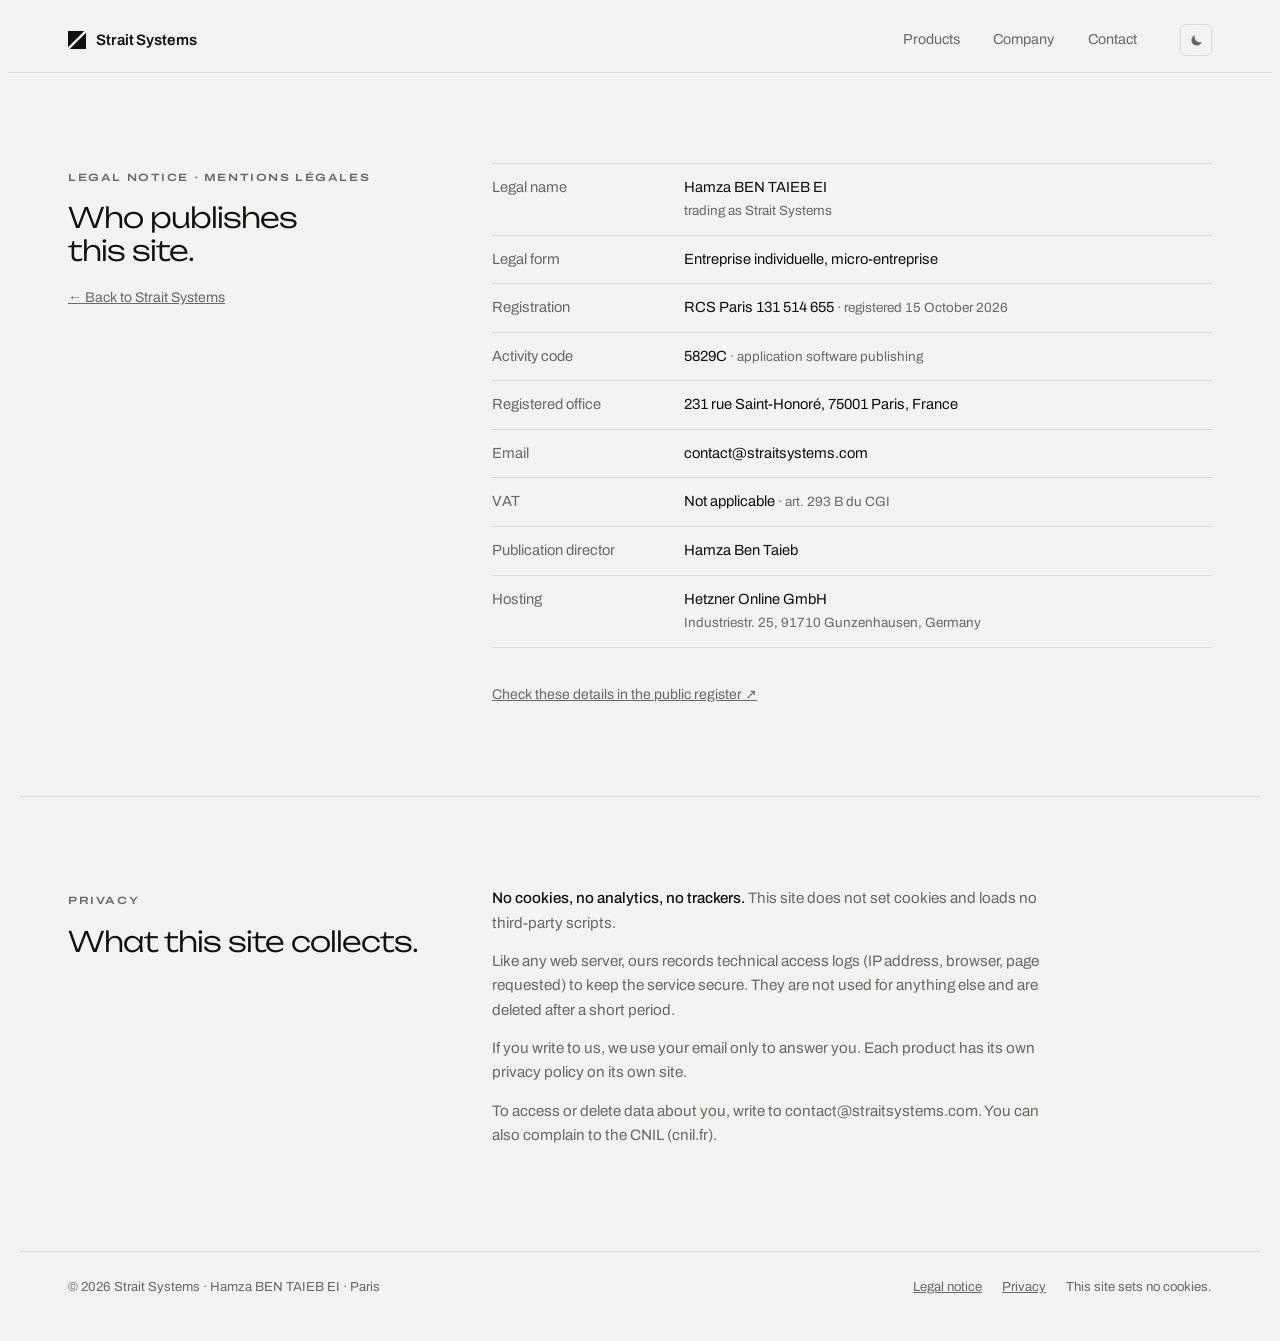
<file: legal.html>
<!doctype html>
<html lang="en">
<head>
<meta charset="utf-8">
<meta name="viewport" content="width=device-width,initial-scale=1">
<meta name="description" content="Legal notice and privacy for straitsystems.com, published by Hamza BEN TAIEB EI (Strait Systems), Paris.">
<link rel="canonical" href="https://straitsystems.com/legal.html">
<link rel="icon" href="/favicon.svg" type="image/svg+xml">
<meta name="theme-color" content="#F3F3F1" media="(prefers-color-scheme: light)">
<meta name="theme-color" content="#0F0F11" media="(prefers-color-scheme: dark)">
<meta property="og:type" content="website">
<meta property="og:site_name" content="Strait Systems">
<meta property="og:title" content="Legal notice · Strait Systems">
<meta property="og:description" content="Legal notice and privacy for straitsystems.com, published by Hamza BEN TAIEB EI (Strait Systems), Paris.">
<meta property="og:url" content="https://straitsystems.com/legal.html">
<meta property="og:image" content="https://straitsystems.com/og-image.png">
<meta name="twitter:card" content="summary_large_image">
<title>Legal notice · Strait Systems</title>
<link rel="preload" href="/fonts/unbounded-latin-var.woff2" as="font" type="font/woff2" crossorigin>
<link rel="preload" href="/fonts/archivo-latin-var.woff2" as="font" type="font/woff2" crossorigin>
<style>
@font-face{font-family:"Unbounded";font-style:normal;font-weight:200 700;font-display:swap;src:url(/fonts/unbounded-latin-var.woff2) format("woff2")}
@font-face{font-family:"Archivo";font-style:normal;font-weight:100 900;font-stretch:62% 125%;font-display:swap;src:url(/fonts/archivo-latin-var.woff2) format("woff2")}
</style>
<style>
/* Layout: a precise ledger. Neutral frame, hairlines, small confident type.
   Signature: the Strait mark as an object; its channel carries the three product colours and opens under the cursor.
   Radius rule: nothing above 12px. */
:root{
  --bg:#F3F3F1; --surface:#FFFFFF; --fg:#111113; --muted:#68686D; --line:#DADAD6; --line-2:#E7E7E3;
  --mark-a:#111113; --mark-b:#3A3A40;
  --hb:#DD5A2E; --ra:#C3923C; --rs:#2E54C6;
  --tint:8%;
  --display:"Unbounded", "Arial Black", Arial, sans-serif;
  --text:"Archivo", "Helvetica Neue", Arial, sans-serif;
  --wrap:1240px; --gutter:clamp(16px,4vw,48px);
  --r-sm:6px; --r:10px; --r-lg:12px;
}
@media (prefers-color-scheme: dark){
  :root:not([data-theme="light"]){--bg:#0F0F11; --surface:#17171A; --fg:#ECECE9; --muted:#8E8E94; --line:#29292E; --line-2:#202024; --mark-a:#ECECE9; --mark-b:#9A9AA0; --tint:14%; color-scheme:dark}
}
:root[data-theme="dark"]{--bg:#0F0F11; --surface:#17171A; --fg:#ECECE9; --muted:#8E8E94; --line:#29292E; --line-2:#202024; --mark-a:#ECECE9; --mark-b:#9A9AA0; --tint:14%; color-scheme:dark}

*{box-sizing:border-box}
body{background:var(--bg);color:var(--fg);font-family:var(--text);font-size:16px;line-height:1.6;-webkit-font-smoothing:antialiased;text-rendering:optimizeLegibility}
a{color:inherit}
:focus-visible{outline:2px solid var(--fg);outline-offset:3px;border-radius:2px}
h1,h2,h3,h4,p{margin:0;font-weight:inherit}
h1,h2,h3{text-wrap:balance}
.wrap{max-width:var(--wrap);margin-inline:auto;padding-inline:var(--gutter)}
.cap{font-stretch:125%;font-weight:600;font-size:.66rem;letter-spacing:.15em;text-transform:uppercase;color:var(--muted)}
.disp{font-family:var(--display);font-weight:300;letter-spacing:-.035em}

/* bar */
.bar{border-bottom:1px solid var(--line)}
.bar .wrap{display:flex;justify-content:space-between;align-items:center;gap:20px;height:64px}
.brand{display:flex;align-items:center;gap:10px;text-decoration:none;font-weight:600;font-size:.95rem;letter-spacing:-.005em}
.brand svg{width:18px;height:18px}
.bar nav{display:flex;gap:clamp(16px,2.6vw,34px);font-size:.9rem}
.bar nav a{text-decoration:none;color:var(--muted);transition:color .2s}
.bar nav a:hover{color:var(--fg)}
@media (max-width:600px){.bar nav a:not(:last-of-type){display:none}}
.theme{display:inline-grid;place-items:center;width:32px;height:32px;margin-left:clamp(4px,1vw,10px);border:1px solid var(--line);border-radius:var(--r-sm);background:none;color:var(--muted);cursor:pointer;padding:0;align-self:center}
.theme:hover{color:var(--fg);border-color:var(--muted)}
.theme svg{width:15px;height:15px}
.theme .sun{display:none}
:root[data-theme="dark"] .theme .sun{display:block}:root[data-theme="dark"] .theme .moon{display:none}
@media (prefers-color-scheme: dark){:root:not([data-theme="light"]) .theme .sun{display:block}:root:not([data-theme="light"]) .theme .moon{display:none}}
.bar nav{align-items:center}


/* hero */
.hero .wrap{display:grid;grid-template-columns:minmax(0,7fr) minmax(0,5fr);gap:clamp(40px,6vw,96px);align-items:center;padding-block:clamp(56px,8vw,112px)}
@media (max-width:880px){.hero .wrap{grid-template-columns:minmax(0,1fr)}}
.hero h1{font-size:clamp(2rem,3.5vw,3.1rem);line-height:1.1;margin-top:20px;max-width:14em}
.hero .sub{margin-top:24px;font-size:1.08rem;color:var(--muted);max-width:33em}
.hero .sub b{color:var(--fg);font-weight:500}
.act{display:flex;flex-wrap:wrap;gap:12px;align-items:center;margin-top:34px}
.btn{display:inline-flex;align-items:center;gap:10px;height:44px;padding:0 18px;border-radius:var(--r-sm);text-decoration:none;font-weight:600;font-size:.92rem;background:var(--fg);color:var(--bg);transition:opacity .2s}
.btn:hover{opacity:.86}
.ghost{text-decoration:none;font-size:.92rem;font-weight:500;padding:10px 4px;border-bottom:1px solid var(--line);transition:border-color .2s}
.ghost:hover{border-color:var(--fg)}
.mark-wrap{display:grid;justify-items:center;gap:16px}
.mark{width:min(100%,360px);aspect-ratio:1;display:block;overflow:visible;touch-action:none}
.mark .a,.mark .b{transition:transform .5s cubic-bezier(.2,.7,.1,1)}
.mark-cap{font-size:.78rem;color:var(--muted);text-align:center;max-width:24em}
.mark-cap i{font-style:normal;font-weight:600;color:var(--fg)}
@media (max-width:880px){.mark{width:min(64%,260px)}.mark-wrap{justify-items:start}.mark-cap{text-align:left}}

/* section heads */
.sec{border-top:1px solid var(--line)}
.head{display:flex;justify-content:space-between;align-items:baseline;gap:16px;padding-block:22px}

/* products */
.prod{display:grid;grid-template-columns:minmax(0,4fr) minmax(0,8fr);gap:clamp(28px,5vw,72px);padding-block:clamp(40px,6vw,80px);border-top:1px solid var(--line-2)}
@media (max-width:900px){.prod{grid-template-columns:minmax(0,1fr)}}
.meta{display:flex;flex-direction:column;gap:18px;min-width:0}
.pname{display:flex;align-items:center;gap:12px}
.pname h3{font-size:clamp(1.4rem,2vw,1.8rem);line-height:1.1}
.dot{width:10px;height:10px;border-radius:2px;background:var(--c);flex:none}
.line{font-weight:600;font-size:1.02rem;line-height:1.35}
.desc{color:var(--muted);font-size:.95rem;max-width:30em}
.spec{display:grid;grid-template-columns:7em minmax(0,1fr);margin:6px 0 0;border-top:1px solid var(--line)}
.spec dt,.spec dd{margin:0;padding:9px 0;border-bottom:1px solid var(--line);font-size:.88rem}
.spec dt{color:var(--muted)}
.spec dd{font-variant-numeric:tabular-nums}
.state{display:inline-flex;align-items:center;gap:8px}
.state::before{content:"";width:6px;height:6px;border-radius:1px;background:var(--s)}
.live{--s:#2F9A5E}.review{--s:#D49A2A}.beta{--s:#4F7BE8}
.go{align-self:flex-start;display:inline-flex;gap:8px;text-decoration:none;font-weight:600;font-size:.9rem;border-bottom:1px solid var(--line);padding-bottom:3px;transition:border-color .2s}
.go:hover{border-color:var(--c)}
.shot{min-width:0;background:color-mix(in srgb,var(--c) var(--tint),var(--surface));border:1px solid var(--line);border-radius:var(--r-lg);padding:clamp(14px,3.4vw,44px);align-self:start}
.win{border-radius:var(--r);overflow:hidden;box-shadow:0 1px 2px rgba(0,0,0,.12),0 12px 32px -12px rgba(0,0,0,.28)}
@media (prefers-reduced-motion:no-preference){.win{transition:transform .5s cubic-bezier(.2,.7,.1,1),box-shadow .5s}.prod:hover .win{transform:translateY(-4px);box-shadow:0 1px 2px rgba(0,0,0,.12),0 24px 48px -16px rgba(0,0,0,.32)}}
.hb{--c:var(--hb)}.ra{--c:var(--ra)}.rs{--c:var(--rs)}

/* Headerbench window (light UI, as shipped) */
.hbw{background:#fff;color:#1D2330;font-size:12.5px;line-height:1.4}
.hbw .tb{display:flex;align-items:center;gap:20px;padding:10px 14px;border-bottom:1px solid #E7E9EE;color:#5B6474;white-space:nowrap;overflow:hidden}
.hbw .logo{display:flex;align-items:center;gap:7px;color:#1D2330;font-weight:600}
.hbw .logo i{width:15px;height:11px;border-radius:3px;background:#2563EB;box-shadow:inset 0 -4px 0 #93B4F8}
.hbw .tb .on{color:#1E4FD0;background:#EAF1FF;padding:3px 9px;border-radius:6px;font-weight:500}
.hbw .body{display:grid;grid-template-columns:170px minmax(0,1fr)}
.hbw .side{border-right:1px solid #E7E9EE;padding:10px 8px;display:grid;gap:3px;align-content:start;background:#FBFBFD}
.hbw .pf{display:grid;grid-template-columns:18px minmax(0,1fr) auto;gap:8px;align-items:center;padding:6px 7px;border-radius:6px}
.hbw .pf.sel{background:#EAF1FF;color:#1E4FD0}
.hbw .pf .ic{width:18px;height:18px;border-radius:4px;color:#fff;font-size:9.5px;font-weight:700;display:grid;place-items:center}
.hbw .main{padding:14px 16px 16px;min-width:0}
.hbw .ph{display:flex;justify-content:space-between;align-items:flex-start;gap:12px}
.hbw .ph h4{font-size:15.5px;font-weight:600;display:flex;align-items:center;gap:8px}
.hbw .badge{font-size:9px;font-weight:700;letter-spacing:.06em;border:1px solid #E0A06A;color:#B5651D;padding:1px 5px;border-radius:3px}
.hbw .sub{color:#6B7384;font-size:11.5px;margin-top:2px}
.hbw .tabs{display:flex;gap:18px;margin-top:12px;border-bottom:1px solid #E7E9EE;color:#5B6474;white-space:nowrap;overflow:hidden}
.hbw .tabs span{padding-bottom:8px}
.hbw .tabs .on{color:#1E4FD0;box-shadow:inset 0 -2px 0 #2563EB}
.hbw .tabs em{font-style:normal;font-size:9.5px;background:#EEF1F6;color:#5B6474;border-radius:4px;padding:1px 5px;margin-left:4px}
.hbw table{width:100%;border-collapse:collapse;margin-top:6px;table-layout:fixed}
.hbw td{padding:7px 6px 7px 0;border-bottom:1px solid #F0F1F4;vertical-align:middle}
.hbw .fld{display:block;border:1px solid #DCDFE6;border-radius:5px;padding:4px 7px;font-family:ui-monospace,"SFMono-Regular",Menlo,monospace;font-size:11px;white-space:nowrap;overflow:hidden;text-overflow:ellipsis}
.hbw .sw{display:inline-block;width:24px;height:14px;border-radius:7px;background:#2563EB;position:relative;vertical-align:middle}
.hbw .sw::after{content:"";position:absolute;top:2px;right:2px;width:10px;height:10px;border-radius:5px;background:#fff}
.hbw .sw.off{background:#D5D9E0}.hbw .sw.off::after{right:auto;left:2px}
@media (max-width:640px){.hbw .body{grid-template-columns:minmax(0,1fr)}.hbw .side{display:none}.hbw .c-act{display:none}}

/* Rashomon window (its own dark UI) */
.raw{background:#101114;color:#E7E3DA;padding:18px 20px 16px}
.raw .rh{display:flex;justify-content:space-between;gap:12px;font-stretch:112%;font-size:10px;letter-spacing:.14em;text-transform:uppercase;color:#8A857B}
.raw .rh b{color:#F2B35B;font-weight:600}
.raw .plot{overflow-x:auto;margin-top:6px}
.raw svg{display:block;width:100%;min-width:500px;height:auto}
.raw svg text{font-family:var(--text);font-size:12.5px;fill:#8A857B;font-variant-numeric:tabular-nums}
.raw svg .v{fill:#E7E3DA}.raw svg .a{fill:#F2B35B}
.raw .ft{display:flex;justify-content:space-between;gap:12px;flex-wrap:wrap;margin-top:8px;font-size:11.5px;color:#8A857B}
.raw .ft b{color:#F2B35B;font-weight:600}

/* Renov Shield window (light UI) */
.rsw{background:#fff;color:#0F1B3D;font-size:13px}
.rsw .rh{display:flex;justify-content:space-between;align-items:center;gap:12px;padding:12px 16px;border-bottom:1px solid #E6EAF2}
.rsw .rh b{font-weight:700}
.rsw .ok{font-size:10.5px;font-weight:700;letter-spacing:.06em;color:#0E7A45;background:#E3F5EB;padding:3px 8px;border-radius:4px}
.rsw .m{padding:11px 16px 2px;color:#5A6784;font-size:12px}
.rsw ul{list-style:none;margin:0;padding:2px 16px 6px}
.rsw li{display:grid;grid-template-columns:minmax(0,1fr) auto 16px;gap:14px;align-items:center;padding:9px 0;border-bottom:1px solid #EEF1F6}
.rsw li span:nth-child(2){font-variant-numeric:tabular-nums;font-weight:600}
.rsw li svg{width:15px;height:15px;color:#0E7A45}
.rsw .tot{display:flex;justify-content:space-between;gap:12px;flex-wrap:wrap;padding:11px 16px 14px;font-size:12px;color:#5A6784}
.rsw .tot b{color:#0F1B3D}

/* principles ledger */
.how .wrap,.company .wrap,.contact .wrap{display:grid;grid-template-columns:minmax(0,4fr) minmax(0,8fr);gap:clamp(28px,5vw,72px);padding-block:clamp(56px,8vw,104px)}
@media (max-width:900px){.how .wrap,.company .wrap,.contact .wrap{grid-template-columns:minmax(0,1fr)}}
.sec h2{font-size:clamp(1.4rem,2vw,1.8rem);line-height:1.15;margin-top:14px;max-width:12em}
.rules{margin:0;border-top:1px solid var(--line)}
.rules div{display:grid;grid-template-columns:minmax(0,15em) minmax(0,1fr);gap:8px 32px;padding:18px 0;border-bottom:1px solid var(--line)}
@media (max-width:600px){.rules div{grid-template-columns:minmax(0,1fr)}}
.rules dt{font-weight:600}
.rules dd{margin:0;color:var(--muted)}

/* company */
.person{display:flex;gap:16px;align-items:center;margin-top:28px}
.pic{width:56px;height:56px;border-radius:var(--r);background:var(--surface);border:1px solid var(--line);display:grid;place-items:center;font-family:var(--display);font-size:.85rem;color:var(--muted)}
.person b{display:block;font-weight:600}
.person span{color:var(--muted);font-size:.9rem}
.bio{margin-top:18px;color:var(--muted);font-size:.95rem;max-width:30em}
.ext{display:flex;gap:20px;margin-top:16px;font-size:.88rem}
.ext a{color:var(--muted);text-decoration:none}
.ext a:hover{color:var(--fg)}
.register{margin:0;display:grid;grid-template-columns:minmax(0,12em) minmax(0,1fr);border-top:1px solid var(--line)}
.register dt,.register dd{margin:0;padding:12px 0;border-bottom:1px solid var(--line);font-size:.92rem}
.register dt{color:var(--muted);padding-right:16px}
.register dd{font-variant-numeric:tabular-nums}
.register dd small{color:var(--muted);font-size:.84rem}
@media (max-width:560px){.register{grid-template-columns:minmax(0,1fr)}.register dt{border-bottom:0;padding-bottom:0}.register dd{padding-top:3px}}
.verify{display:inline-block;margin-top:16px;font-size:.88rem;color:var(--muted)}
.verify:hover{color:var(--fg)}

/* contact */
.mails{border-top:1px solid var(--line)}
.mail{display:grid;grid-template-columns:minmax(0,12em) minmax(0,1fr) auto;gap:12px;align-items:center;padding:14px 0;border-bottom:1px solid var(--line);font-size:.95rem}
.mail span{color:var(--muted)}
.mail code{font-family:var(--text);font-weight:500;overflow:hidden;text-overflow:ellipsis;white-space:nowrap;user-select:all}
.copy{font:inherit;font-stretch:125%;font-size:.6rem;font-weight:600;letter-spacing:.14em;text-transform:uppercase;border:1px solid var(--line);background:none;color:var(--muted);padding:6px 10px;border-radius:var(--r-sm);cursor:pointer}
.copy:hover{color:var(--fg);border-color:var(--fg)}
@media (max-width:560px){.mail{grid-template-columns:minmax(0,1fr) auto}.mail span{grid-column:1/-1}}
.company .person{margin-top:0}
footer .fnav{display:flex;gap:20px;flex-wrap:wrap}footer .fnav a{color:inherit}footer .fnav a:hover{color:var(--fg)}
.regline{margin-top:28px;padding-top:16px;border-top:1px solid var(--line);font-size:.84rem;color:var(--muted);display:flex;flex-wrap:wrap;gap:6px 14px}.regline a{color:var(--fg);font-weight:500}
footer .wrap{display:flex;justify-content:space-between;gap:16px;flex-wrap:wrap;padding-block:24px 36px;border-top:1px solid var(--line);font-size:.82rem;color:var(--muted)}
.toast{position:fixed;left:50%;bottom:calc(20px + env(safe-area-inset-bottom,0px));transform:translateX(-50%);background:var(--fg);color:var(--bg);font-size:.84rem;padding:9px 14px;border-radius:var(--r-sm);z-index:9}

/* ---- hero variants (prototype) ---- */
.hero{border-bottom:0}
.hv .wrap{display:grid;grid-template-columns:minmax(0,7fr) minmax(0,5fr);gap:clamp(40px,6vw,96px);align-items:center;padding-block:clamp(56px,8vw,112px)}
@media (max-width:880px){.hv .wrap{grid-template-columns:minmax(0,1fr)}}
/* A: technical figure */
.fig{margin:0;border:1px solid var(--line);border-radius:var(--r-lg);background:var(--surface);padding:18px 18px 16px;display:grid;gap:12px}
.fig-top{display:flex;justify-content:space-between}
.fig .mark{width:100%;max-width:none}
.fig .dim text{font-family:var(--text);font-size:13px;font-stretch:112%}
.fig figcaption{font-size:.8rem;color:var(--muted);border-top:1px solid var(--line);padding-top:12px}
.fig figcaption i{font-style:normal;font-weight:600;color:var(--fg)}
/* B: shelf */
.hv .wrap.wide{display:block}
.b-top,.c-top{display:grid;grid-template-columns:minmax(0,7fr) minmax(0,5fr);gap:clamp(28px,5vw,80px);align-items:end}
.b-top .sub,.c-top .sub{margin-top:0}
@media (max-width:880px){.b-top,.c-top{grid-template-columns:minmax(0,1fr)}}
.shelf{display:grid;grid-template-columns:repeat(3,minmax(0,1fr));gap:16px;margin-top:clamp(40px,5vw,64px)}
@media (max-width:820px){.shelf{grid-template-columns:minmax(0,1fr)}}
.tile{display:grid;text-decoration:none;border:1px solid var(--line);border-radius:var(--r-lg);overflow:hidden;background:var(--surface);transition:border-color .25s}
.tile:hover{border-color:var(--c)}
.crop{height:170px;background:color-mix(in srgb,var(--c) var(--tint),var(--surface));padding:22px 22px 0;overflow:hidden}
.crop.dark{background:color-mix(in srgb,var(--c) 22%,#101114)}
.mini{height:100%;border-radius:8px 8px 0 0;background:#fff;box-shadow:0 10px 30px -12px rgba(0,0,0,.35);padding:14px;display:grid;gap:9px;align-content:start;transition:transform .5s cubic-bezier(.2,.7,.1,1)}
.tile:hover .mini{transform:translateY(-4px)}
.mini .mb{height:8px;width:38%;border-radius:2px;background:#1D2330}
.mini .ml{height:6px;border-radius:2px;background:#D5D9E0}.w60{width:60%}
.mrow{display:grid;grid-template-columns:18px 1fr 1.6fr;gap:8px;align-items:center}
.mrow i{height:10px;border-radius:5px;background:#2563EB}
.mrow b{height:16px;border:1px solid #DCDFE6;border-radius:4px}
.mrow b.s{width:30%}
.ram{background:#101114;position:relative}
.ram .axis{position:absolute;left:14px;right:14px;top:96px;height:1px;background:#2A2B30}
.ram i{position:absolute;top:91px;width:10px;height:10px;border-radius:5px;background:#E7E3DA;margin-left:-5px}
.ram i:nth-of-type(2){background:#7FB0E8;border-radius:1px}.ram i:nth-of-type(3){background:#86D3A3}.ram i:nth-of-type(4){background:#E8788A}
.ram .med{position:absolute;left:64%;top:22px;bottom:30px;border-left:1px dashed #5B5850}
.ram .br{position:absolute;left:14%;right:14%;top:118px;height:8px;border:1.2px solid #F2B35B;border-top:0}
.rsm .chk{display:grid;grid-template-columns:1fr auto;gap:10px;align-items:center;padding:4px 0;border-bottom:1px solid #EEF1F6}
.rsm .chk b{height:7px;width:70%;border-radius:2px;background:#D5DCEA}
.rsm .chk em{width:12px;height:12px;border-radius:3px;background:#0E7A45}
.tl{display:grid;grid-template-columns:auto minmax(0,1fr) auto;grid-template-rows:auto auto;column-gap:10px;align-items:center;padding:14px 16px 16px}
.tl .dot{grid-row:1/3;align-self:start;margin-top:6px}
.tl b{font-weight:600}
.tl small{grid-column:2;color:var(--muted);font-size:.85rem}
.tl svg{grid-column:3;grid-row:1/3;width:14px;height:14px;color:var(--muted);transition:transform .25s}
.tile:hover .tl svg{transform:translateX(3px);color:var(--fg)}
/* C: channel band */
.hv[data-v="c"] .wrap{display:block;padding-block:clamp(56px,8vw,104px) 40px}
.band{position:relative;height:clamp(200px,24vw,360px);overflow:hidden}
.band svg{position:absolute;inset:0;width:100%;height:100%}
.band .a,.band .b{transition:transform .6s cubic-bezier(.2,.7,.1,1)}
.band-labels{position:absolute;left:0;right:0;bottom:18px;max-width:var(--wrap);margin-inline:auto;padding-inline:var(--gutter);display:flex;justify-content:space-between;pointer-events:none}
.on-ink{color:var(--bg);opacity:.7}
/* D: index */
.dex{border-top:1px solid var(--fg)}
.dex-h{display:flex;justify-content:space-between;padding:12px 0;border-bottom:1px solid var(--line)}
.dex-r{display:grid;grid-template-columns:auto minmax(0,1fr) auto 16px;gap:14px;align-items:center;padding:16px 0;border-bottom:1px solid var(--line);text-decoration:none;transition:padding .25s}
a.dex-r:hover{padding-left:8px}
.dex-r b{display:block;font-weight:600}
.dex-r small{display:block;color:var(--muted);font-size:.86rem}
.dex-r svg{width:14px;height:14px;color:var(--muted)}
.dex-r .state{font-size:.84rem;color:var(--muted)}
.dex-r.next .dot{background:transparent;border:1px solid var(--muted)}
.dex-r.next{color:var(--muted)}
.dex-r.next .state::before{background:var(--muted)}
/* switcher */
.herosw{position:fixed;left:50%;transform:translateX(-50%);bottom:calc(16px + env(safe-area-inset-bottom,0px));z-index:8;display:flex;align-items:center;gap:4px;padding:5px 5px 5px 14px;border:1px solid var(--line);border-radius:var(--r);background:color-mix(in srgb,var(--surface) 94%,transparent);backdrop-filter:blur(10px);-webkit-backdrop-filter:blur(10px);box-shadow:0 8px 24px -10px rgba(0,0,0,.25)}
.herosw .cap{margin-right:6px}
.herosw button{font:inherit;font-size:.82rem;font-weight:500;border:0;background:none;color:var(--muted);padding:7px 12px;border-radius:var(--r-sm);cursor:pointer;white-space:nowrap}
.herosw button[aria-pressed="true"]{background:var(--fg);color:var(--bg)}
@media (max-width:560px){.herosw .cap{display:none}}

/* ---- hero with interactive figure in the background (prototype: 4 variants) ---- */
.bgh{position:relative;overflow:hidden;border-bottom:1px solid var(--line)}
.bgh canvas{position:absolute;inset:0;width:100%;height:100%;display:block;
  -webkit-mask-image:linear-gradient(90deg,transparent 0,transparent 30%,#000 58%);mask-image:linear-gradient(90deg,transparent 0,transparent 30%,#000 58%)}
.bgh-in{position:relative;z-index:1;min-height:clamp(540px,46vw,700px);display:flex;flex-direction:column;justify-content:center;padding-block:clamp(64px,8vw,112px);pointer-events:none}
.bgh-copy{max-width:min(560px,52%);pointer-events:auto}
.bgh h1{font-size:clamp(2rem,3.5vw,3.1rem);line-height:1.1;margin-top:20px}
.bgh .sub{margin-top:24px;font-size:1.06rem;color:var(--muted);max-width:32em}
.bgh .sub b{color:var(--fg);font-weight:500}
.bgh-hint{position:absolute;right:var(--gutter);bottom:24px}
@media (max-width:860px){
  .bgh canvas{-webkit-mask-image:linear-gradient(180deg,transparent 0,transparent 36%,#000 52%);mask-image:linear-gradient(180deg,transparent 0,transparent 36%,#000 52%)}
  .bgh-in{min-height:0;justify-content:flex-start;padding-bottom:640px}
  .bgh-copy{max-width:none}
  .bgh-hint{display:none}
}
.bgsw{position:fixed;left:50%;transform:translateX(-50%);bottom:calc(16px + env(safe-area-inset-bottom,0px));z-index:8;display:flex;align-items:center;gap:4px;padding:5px 5px 5px 14px;border:1px solid var(--line);border-radius:var(--r);background:color-mix(in srgb,var(--surface) 94%,transparent);backdrop-filter:blur(10px);-webkit-backdrop-filter:blur(10px);box-shadow:0 8px 24px -10px rgba(0,0,0,.25);max-width:calc(100% - 24px);overflow-x:auto}
.bgsw .cap{margin-right:6px;white-space:nowrap}
.bgsw button{font:inherit;font-size:.82rem;font-weight:500;border:0;background:none;color:var(--muted);padding:7px 12px;border-radius:var(--r-sm);cursor:pointer;white-space:nowrap}
.bgsw button[aria-pressed="true"]{background:var(--fg);color:var(--bg)}
@media (max-width:560px){.bgsw .cap{display:none}}

/* service map overlay */
.nodes{position:absolute;inset:0;z-index:2;pointer-events:none}
.legend{position:absolute;right:var(--gutter);bottom:22px;display:flex;gap:12px;align-items:baseline;font-size:.8rem;color:var(--muted)}
@media (max-width:860px){.legend{display:none}}
.node{position:absolute;left:0;top:0;pointer-events:auto;display:flex;flex-direction:row-reverse;align-items:center;gap:10px;background:none;border:0;padding:0;margin:-8px 0 0 -8px;cursor:pointer;font:inherit;color:var(--fg);text-align:left}
.node i{width:16px;height:16px;border-radius:3px;background:var(--c);box-shadow:0 0 0 4px var(--bg),0 0 0 5px color-mix(in srgb,var(--c) 45%,transparent);flex:none;transition:box-shadow .25s}
.node[aria-pressed="true"] i{box-shadow:0 0 0 4px var(--bg),0 0 0 6px var(--c)}
.node span{display:grid;justify-items:end;text-align:right;line-height:1.2;background:color-mix(in srgb,var(--bg) 82%,transparent);padding:4px 6px;border-radius:4px}
.node b{font-weight:600;font-size:.86rem}
.node small{display:flex;align-items:center;gap:6px;font-size:.74rem;color:var(--muted)}
.node small em,.card .ok em{width:6px;height:6px;border-radius:1px;background:#2F9A5E}
.node.flip{flex-direction:row}.node.flip span{justify-items:start;text-align:left}
.node.hb{--c:var(--hb)}.node.ra{--c:var(--ra)}.node.rs{--c:var(--rs)}
.card{position:absolute;left:0;top:0;width:260px;pointer-events:auto;background:var(--surface);border:1px solid var(--line);border-top:2px solid var(--c);border-radius:var(--r);box-shadow:0 18px 40px -18px rgba(0,0,0,.35);padding:14px 16px 12px;transition:transform .35s cubic-bezier(.2,.7,.1,1);font-size:.86rem}
.card.hb{--c:var(--hb)}.card.ra{--c:var(--ra)}.card.rs{--c:var(--rs)}
.c-h{display:flex;justify-content:space-between;align-items:center;gap:10px}
.c-h b{font-weight:600;font-size:.95rem}
.card .ok{display:inline-flex;align-items:center;gap:6px;font-size:.76rem;color:var(--muted)}
.card dl{display:grid;grid-template-columns:auto minmax(0,1fr);gap:6px 14px;margin:12px 0 0;padding-top:10px;border-top:1px solid var(--line)}
.card dt{color:var(--muted)}.card dd{margin:0;font-variant-numeric:tabular-nums;text-align:right}
.c-f{display:flex;justify-content:space-between;gap:10px;margin-top:12px;padding-top:10px;border-top:1px solid var(--line);font-weight:600;font-size:.84rem}
.c-f a{text-decoration:none}.c-f a:hover{color:var(--c)}
.c-n{margin-top:8px;font-size:.68rem;color:var(--muted)}
@media (max-width:860px){.card{width:230px}}
@media (prefers-reduced-motion:reduce){.card{transition:none}}
</style>
<style>
.legal .wrap{display:grid;grid-template-columns:minmax(0,4fr) minmax(0,8fr);gap:clamp(28px,5vw,72px);padding-block:clamp(48px,7vw,96px);border-top:1px solid var(--line)}
.legal:first-of-type .wrap{border-top:0}
@media (max-width:900px){.legal .wrap{grid-template-columns:minmax(0,1fr)}}
.legal h1,.legal h2{font-size:clamp(1.4rem,2.2vw,1.9rem);line-height:1.15;margin-top:14px}
.legal p{color:var(--muted);font-size:.95rem;max-width:38em;margin:0 0 14px}
.legal p b{color:var(--fg);font-weight:500}
.legal .register{margin-bottom:20px}
.back{display:inline-block;margin-top:20px;font-size:.88rem;color:var(--muted)}
</style></head><body>
<header class="bar">
  <div class="wrap">
    <a class="brand" href="./"><svg viewBox="0 0 32 32" aria-hidden="true"><polygon points="0,0 29,0 0,29" fill="currentColor"/><polygon points="32,3 32,32 3,32" fill="currentColor"/></svg>Strait Systems</a>
    <nav aria-label="Sections"><a href="./#products">Products</a><a href="./#company">Company</a><a href="./#contact">Contact</a><button class="theme" type="button" id="theme" aria-label="Switch to dark mode"><svg class="moon" viewBox="0 0 16 16" aria-hidden="true"><path d="M13.5 9.6A5.6 5.6 0 0 1 6.4 2.5a5.6 5.6 0 1 0 7.1 7.1z" fill="currentColor"/></svg><svg class="sun" viewBox="0 0 16 16" aria-hidden="true"><circle cx="8" cy="8" r="3.2" fill="currentColor"/><g stroke="currentColor" stroke-width="1.4" stroke-linecap="round"><path d="M8 1v1.6M8 13.4V15M1 8h1.6M13.4 8H15M3 3l1.1 1.1M11.9 11.9 13 13M3 13l1.1-1.1M11.9 4.1 13 3"/></g></svg></button></nav>
  </div>
</header>
<script>
/* theme: follows the device until the visitor picks one; the choice is remembered on this device */
(function(){var d=document.documentElement,b=document.getElementById('theme'),mq=window.matchMedia('(prefers-color-scheme: dark)');
  try{var v=localStorage.getItem('theme');if(v==='light'||v==='dark')d.setAttribute('data-theme',v)}catch(e){}
  function cur(){return d.getAttribute('data-theme')||(mq.matches?'dark':'light')}
  function label(){b.setAttribute('aria-label',cur()==='dark'?'Switch to light mode':'Switch to dark mode')}
  b.addEventListener('click',function(){var t=cur()==='dark'?'light':'dark';d.setAttribute('data-theme',t);try{localStorage.setItem('theme',t)}catch(e){}label()});
  mq.addEventListener('change',label);label();})();
</script>
<main>
  <section class="legal" id="notice">
    <div class="wrap">
      <div><span class="cap">Legal notice · Mentions légales</span><h1 class="disp">Who publishes this site.</h1><a class="back" href="./">← Back to Strait Systems</a></div>
      <div>
        <dl class="register">
          <dt>Legal name</dt><dd>Hamza BEN TAIEB EI<br><small>trading as Strait Systems</small></dd>
          <dt>Legal form</dt><dd>Entreprise individuelle, micro-entreprise</dd>
          <dt>Registration</dt><dd>RCS Paris 131 514 655 <small>· registered 15 October 2026</small></dd>
          <dt>Activity code</dt><dd>5829C <small>· application software publishing</small></dd>
          <dt>Registered office</dt><dd>231 rue Saint-Honoré, 75001 Paris, France</dd>
          <dt>Email</dt><dd>contact@straitsystems.com</dd>
          <dt>VAT</dt><dd>Not applicable <small>· art. 293 B du CGI</small></dd>
          <dt>Publication director</dt><dd>Hamza Ben Taieb</dd>
          <dt>Hosting</dt><dd>Hetzner Online GmbH<br><small>Industriestr. 25, 91710 Gunzenhausen, Germany</small></dd>
        </dl>
        <a class="verify" href="https://annuaire-entreprises.data.gouv.fr/entreprise/131514655">Check these details in the public register ↗</a>
      </div>
    </div>
  </section>
  <section class="legal" id="privacy">
    <div class="wrap">
      <div><span class="cap">Privacy</span><h2 class="disp">What this site collects.</h2></div>
      <div>
        <p><b>No cookies, no analytics, no trackers.</b> This site does not set cookies and loads no third-party scripts.</p>
        <p>Like any web server, ours records technical access logs (IP address, browser, page requested) to keep the service secure. They are not used for anything else and are deleted after a short period.</p>
        <p>If you write to us, we use your email only to answer you. Each product has its own privacy policy on its own site.</p>
        <p>To access or delete data about you, write to contact@straitsystems.com. You can also complain to the CNIL (cnil.fr).</p>
      </div>
    </div>
  </section>
</main>
<footer><div class="wrap"><span>© 2026 Strait Systems · Hamza BEN TAIEB EI · Paris</span><nav class="fnav" aria-label="Legal"><a href="legal.html">Legal notice</a><a href="legal.html#privacy">Privacy</a><span>This site sets no cookies.</span></nav></div></footer>
</body></html>
</file>
